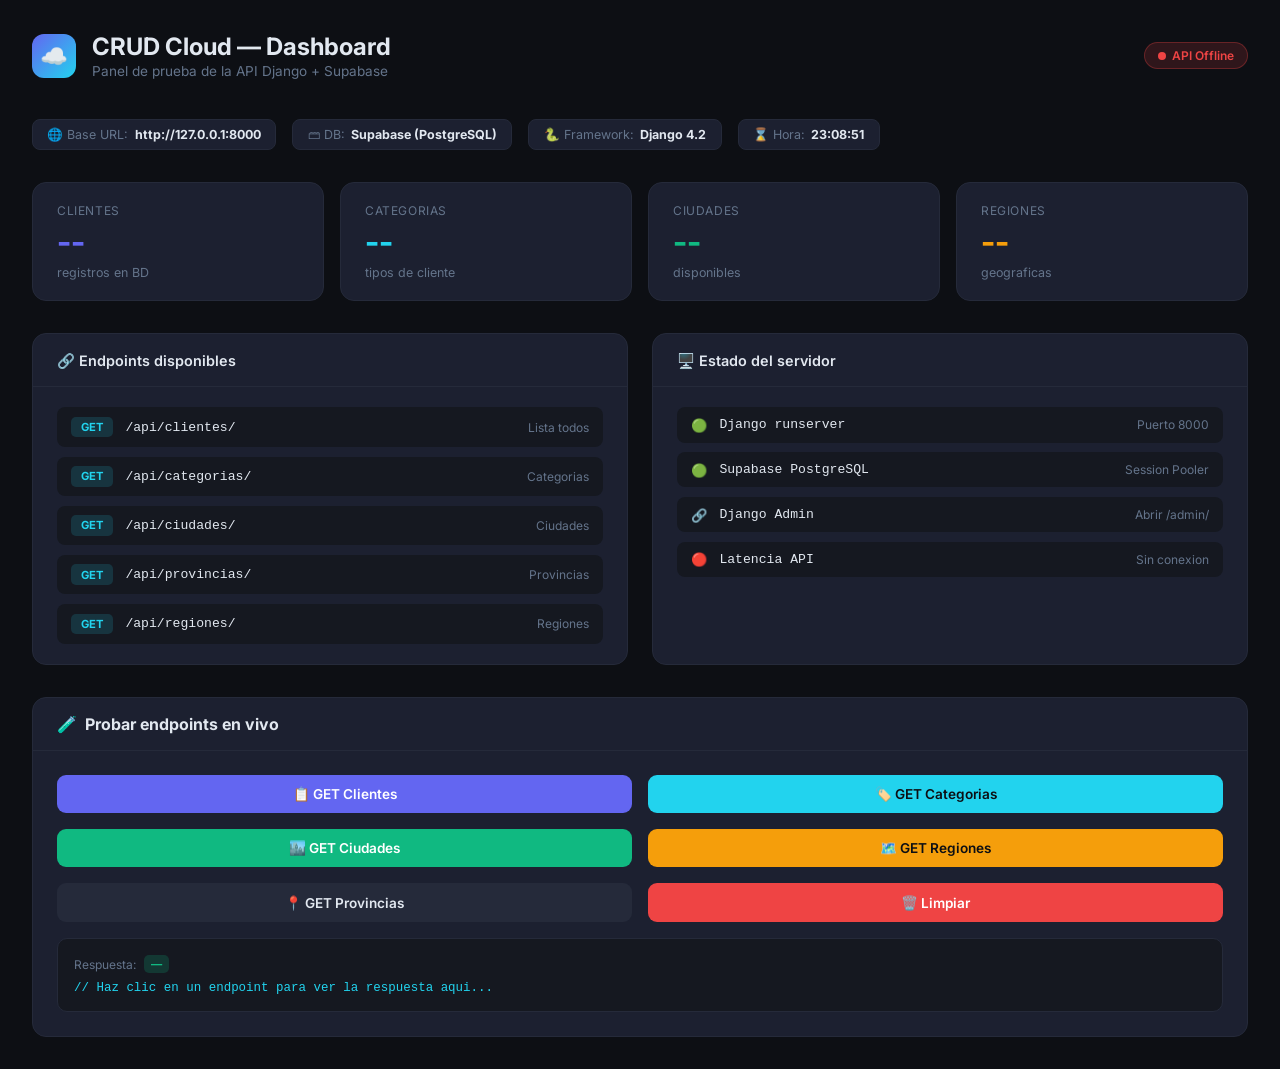
<file: backend/templates/test_dashboard.html>
<!DOCTYPE html>
<html lang="es">
<head>
    <meta charset="UTF-8">
    <meta name="viewport" content="width=device-width, initial-scale=1.0">
    <title>CRUD Cloud — Dashboard de Prueba</title>
    <link href="https://fonts.googleapis.com/css2?family=Inter:wght@300;400;500;600;700&display=swap" rel="stylesheet">
    <style>
        *, *::before, *::after { box-sizing: border-box; margin: 0; padding: 0; }

        :root {
            --bg:        #0d0f14;
            --surface:   #151820;
            --card:      #1c2030;
            --border:    #252a3a;
            --accent:    #6366f1;
            --accent2:   #22d3ee;
            --green:     #10b981;
            --red:        #ef4444;
            --yellow:    #f59e0b;
            --text:      #e2e8f0;
            --muted:     #64748b;
        }

        body {
            font-family: 'Inter', sans-serif;
            background: var(--bg);
            color: var(--text);
            min-height: 100vh;
            padding: 2rem;
        }

        header {
            display: flex;
            align-items: center;
            gap: 1rem;
            margin-bottom: 2.5rem;
        }
        .logo {
            width: 44px; height: 44px;
            background: linear-gradient(135deg, var(--accent), var(--accent2));
            border-radius: 12px;
            display: flex; align-items: center; justify-content: center;
            font-size: 1.4rem;
        }
        header h1 { font-size: 1.5rem; font-weight: 700; }
        header p  { color: var(--muted); font-size: 0.85rem; margin-top: 2px; }

        .badge {
            margin-left: auto;
            padding: 0.3rem 0.8rem;
            border-radius: 999px;
            font-size: 0.75rem;
            font-weight: 600;
            display: flex; align-items: center; gap: 0.4rem;
        }
        .badge.online  { background: rgba(16,185,129,.15); color: var(--green); border: 1px solid rgba(16,185,129,.3); }
        .badge.offline { background: rgba(239, 68, 68,.15); color: var(--red);   border: 1px solid rgba(239,68,68,.3);  }
        .dot { width: 8px; height: 8px; border-radius: 50%; background: currentColor; animation: pulse 1.5s infinite; }
        @keyframes pulse { 0%,100%{opacity:1} 50%{opacity:.4} }

        .stats {
            display: grid;
            grid-template-columns: repeat(auto-fit, minmax(180px, 1fr));
            gap: 1rem;
            margin-bottom: 2rem;
        }
        .stat-card {
            background: var(--card);
            border: 1px solid var(--border);
            border-radius: 14px;
            padding: 1.25rem 1.5rem;
            transition: transform .2s, border-color .2s;
        }
        .stat-card:hover { transform: translateY(-3px); border-color: var(--accent); }
        .stat-label { font-size: 0.75rem; color: var(--muted); text-transform: uppercase; letter-spacing: .05em; }
        .stat-value { font-size: 2rem; font-weight: 700; margin: .25rem 0; }
        .stat-sub   { font-size: 0.78rem; color: var(--muted); }
        .stat-card.accent  .stat-value { color: var(--accent); }
        .stat-card.cyan    .stat-value { color: var(--accent2); }
        .stat-card.green   .stat-value { color: var(--green); }
        .stat-card.yellow  .stat-value { color: var(--yellow); }

        .panels { display: grid; grid-template-columns: 1fr 1fr; gap: 1.5rem; margin-bottom: 2rem; }
        @media (max-width: 768px) { .panels { grid-template-columns: 1fr; } }

        .panel {
            background: var(--card);
            border: 1px solid var(--border);
            border-radius: 14px;
            overflow: hidden;
        }
        .panel-header {
            padding: 1rem 1.5rem;
            border-bottom: 1px solid var(--border);
        }
        .panel-title { font-weight: 600; font-size: 0.9rem; }
        .panel-body  { padding: 1.25rem 1.5rem; }

        .endpoint-list { list-style: none; display: flex; flex-direction: column; gap: .6rem; }
        .endpoint-item {
            display: flex; align-items: center; gap: .75rem;
            padding: .6rem .9rem;
            border-radius: 8px;
            background: var(--surface);
            font-size: .82rem;
            cursor: pointer;
            transition: background .2s;
        }
        .endpoint-item:hover { background: var(--border); }
        .method {
            padding: .2rem .5rem;
            border-radius: 5px;
            font-size: .7rem;
            font-weight: 700;
            min-width: 42px;
            text-align: center;
        }
        .GET    { background: rgba(34,211,238,.15); color: var(--accent2); }
        .POST   { background: rgba(16,185,129,.15);  color: var(--green); }
        .url    { font-family: monospace; color: var(--text); flex: 1; }
        .desc   { color: var(--muted); font-size: .75rem; }

        .test-section { background: var(--card); border: 1px solid var(--border); border-radius: 14px; overflow: hidden; }
        .test-header  { padding: 1rem 1.5rem; border-bottom: 1px solid var(--border); display: flex; align-items: center; gap: .5rem; font-weight: 600; }
        .test-body    { padding: 1.5rem; display: grid; grid-template-columns: 1fr 1fr; gap: 1rem; }
        @media (max-width: 768px) { .test-body { grid-template-columns: 1fr; } }

        .btn {
            padding: .7rem 1.2rem;
            border-radius: 9px;
            border: none;
            font-family: 'Inter', sans-serif;
            font-size: .85rem;
            font-weight: 600;
            cursor: pointer;
            display: flex; align-items: center; gap: .5rem;
            justify-content: center;
            transition: transform .15s, opacity .15s;
        }
        .btn:hover  { transform: translateY(-1px); }
        .btn:active { transform: translateY(0); opacity: .8; }
        .btn-primary { background: var(--accent); color: #fff; }
        .btn-cyan    { background: var(--accent2); color: #0d0f14; }
        .btn-green   { background: var(--green); color: #fff; }
        .btn-yellow  { background: var(--yellow); color: #0d0f14; }
        .btn-red     { background: var(--red); color: #fff; }
        .btn-ghost   { background: var(--border); color: var(--text); }

        .response-box {
            grid-column: 1 / -1;
            background: var(--surface);
            border: 1px solid var(--border);
            border-radius: 10px;
            padding: 1rem;
        }
        .response-label { font-size: .75rem; color: var(--muted); margin-bottom: .5rem; display: flex; align-items: center; gap: .5rem; }
        .response-label span { padding: .15rem .45rem; border-radius: 5px; font-weight: 700; font-size: .7rem; }
        .status-ok  { background: rgba(16,185,129,.2); color: var(--green); }
        .status-err { background: rgba(239,68,68,.2);  color: var(--red); }
        pre {
            font-family: 'Courier New', monospace;
            font-size: .78rem;
            color: var(--accent2);
            white-space: pre-wrap;
            word-break: break-all;
            max-height: 220px;
            overflow-y: auto;
        }

        .info-row { display: flex; gap: 1rem; margin-bottom: 2rem; flex-wrap: wrap; }
        .info-chip {
            display: flex; align-items: center; gap: .4rem;
            background: var(--card);
            border: 1px solid var(--border);
            border-radius: 8px;
            padding: .45rem .9rem;
            font-size: .78rem;
            color: var(--muted);
        }
        .info-chip strong { color: var(--text); }
        .loader { display: inline-block; width: 14px; height: 14px; border: 2px solid var(--border); border-top-color: var(--accent); border-radius: 50%; animation: spin .7s linear infinite; }
        @keyframes spin { to { transform: rotate(360deg); } }
    </style>
</head>
<body>

    <header>
        <div class="logo">&#9729;&#65039;</div>
        <div>
            <h1>CRUD Cloud &mdash; Dashboard</h1>
            <p>Panel de prueba de la API Django + Supabase</p>
        </div>
        <div class="badge online" id="status-badge">
            <span class="dot"></span>
            <span id="status-text">Verificando...</span>
        </div>
    </header>

    <div class="info-row">
        <div class="info-chip">&#127760; Base URL: <strong>http://127.0.0.1:8000</strong></div>
        <div class="info-chip">&#128451; DB: <strong>Supabase (PostgreSQL)</strong></div>
        <div class="info-chip">&#128013; Framework: <strong>Django 4.2</strong></div>
        <div class="info-chip">&#8987; Hora: <strong id="current-time">&mdash;</strong></div>
    </div>

    <div class="stats">
        <div class="stat-card accent">
            <div class="stat-label">Clientes</div>
            <div class="stat-value" id="count-clientes"><div class="loader"></div></div>
            <div class="stat-sub">registros en BD</div>
        </div>
        <div class="stat-card cyan">
            <div class="stat-label">Categorias</div>
            <div class="stat-value" id="count-categorias"><div class="loader"></div></div>
            <div class="stat-sub">tipos de cliente</div>
        </div>
        <div class="stat-card green">
            <div class="stat-label">Ciudades</div>
            <div class="stat-value" id="count-ciudades"><div class="loader"></div></div>
            <div class="stat-sub">disponibles</div>
        </div>
        <div class="stat-card yellow">
            <div class="stat-label">Regiones</div>
            <div class="stat-value" id="count-regiones"><div class="loader"></div></div>
            <div class="stat-sub">geograficas</div>
        </div>
    </div>

    <div class="panels">
        <div class="panel">
            <div class="panel-header">
                <span class="panel-title">&#128279; Endpoints disponibles</span>
            </div>
            <div class="panel-body">
                <ul class="endpoint-list">
                    <li class="endpoint-item" onclick="testEndpoint('/api/clientes/')">
                        <span class="method GET">GET</span>
                        <span class="url">/api/clientes/</span>
                        <span class="desc">Lista todos</span>
                    </li>
                    <li class="endpoint-item" onclick="testEndpoint('/api/categorias/')">
                        <span class="method GET">GET</span>
                        <span class="url">/api/categorias/</span>
                        <span class="desc">Categorias</span>
                    </li>
                    <li class="endpoint-item" onclick="testEndpoint('/api/ciudades/')">
                        <span class="method GET">GET</span>
                        <span class="url">/api/ciudades/</span>
                        <span class="desc">Ciudades</span>
                    </li>
                    <li class="endpoint-item" onclick="testEndpoint('/api/provincias/')">
                        <span class="method GET">GET</span>
                        <span class="url">/api/provincias/</span>
                        <span class="desc">Provincias</span>
                    </li>
                    <li class="endpoint-item" onclick="testEndpoint('/api/regiones/')">
                        <span class="method GET">GET</span>
                        <span class="url">/api/regiones/</span>
                        <span class="desc">Regiones</span>
                    </li>
                </ul>
            </div>
        </div>

        <div class="panel">
            <div class="panel-header">
                <span class="panel-title">&#128421;&#65039; Estado del servidor</span>
            </div>
            <div class="panel-body">
                <ul class="endpoint-list">
                    <li class="endpoint-item">
                        <span>&#128994;</span>
                        <span class="url">Django runserver</span>
                        <span class="desc">Puerto 8000</span>
                    </li>
                    <li class="endpoint-item">
                        <span>&#128994;</span>
                        <span class="url">Supabase PostgreSQL</span>
                        <span class="desc">Session Pooler</span>
                    </li>
                    <li class="endpoint-item" style="cursor:pointer" onclick="window.open('http://127.0.0.1:8000/admin/')">
                        <span>&#128279;</span>
                        <span class="url">Django Admin</span>
                        <span class="desc">Abrir /admin/</span>
                    </li>
                    <li class="endpoint-item" id="ping-item">
                        <span id="ping-icon">&#8987;</span>
                        <span class="url">Latencia API</span>
                        <span class="desc" id="ping-value">Midiendo...</span>
                    </li>
                </ul>
            </div>
        </div>
    </div>

    <div class="test-section">
        <div class="test-header">
            <span>&#129514;</span>
            <strong>Probar endpoints en vivo</strong>
        </div>
        <div class="test-body">
            <button class="btn btn-primary" onclick="testEndpoint('/api/clientes/')">&#128203; GET Clientes</button>
            <button class="btn btn-cyan"    onclick="testEndpoint('/api/categorias/')">&#127991;&#65039; GET Categorias</button>
            <button class="btn btn-green"   onclick="testEndpoint('/api/ciudades/')">&#127961;&#65039; GET Ciudades</button>
            <button class="btn btn-yellow"  onclick="testEndpoint('/api/regiones/')">&#128506;&#65039; GET Regiones</button>
            <button class="btn btn-ghost"   onclick="testEndpoint('/api/provincias/')">&#128205; GET Provincias</button>
            <button class="btn btn-red"     onclick="clearResponse()">&#128465;&#65039; Limpiar</button>

            <div class="response-box">
                <div class="response-label">
                    Respuesta: <span id="resp-status" class="status-ok">&mdash;</span>
                    <span id="resp-time" style="color:var(--muted)"></span>
                </div>
                <pre id="resp-body">// Haz clic en un endpoint para ver la respuesta aqui...</pre>
            </div>
        </div>
    </div>

<script>
    const BASE = 'http://127.0.0.1:8000';

    function updateClock() {
        document.getElementById('current-time').textContent =
            new Date().toLocaleTimeString('es', {hour:'2-digit', minute:'2-digit', second:'2-digit'});
    }
    updateClock();
    setInterval(updateClock, 1000);

    async function testEndpoint(path, method = 'GET') {
        const pre    = document.getElementById('resp-body');
        const status = document.getElementById('resp-status');
        const time   = document.getElementById('resp-time');
        pre.textContent = 'Cargando...';
        const t0 = performance.now();
        try {
            const res  = await fetch(BASE + path, { method, headers: { 'Accept': 'application/json' } });
            const ms   = Math.round(performance.now() - t0);
            const data = await res.json();
            pre.textContent    = JSON.stringify(data, null, 2);
            status.textContent = res.status + ' ' + res.statusText;
            status.className   = res.ok ? 'status-ok' : 'status-err';
            time.textContent   = ' · ' + ms + 'ms';
        } catch (e) {
            const ms = Math.round(performance.now() - t0);
            pre.textContent    = 'Error: ' + e.message + '\n\nAsegurate de que Django este corriendo en ' + BASE;
            status.textContent = 'Error de red';
            status.className   = 'status-err';
            time.textContent   = ' · ' + ms + 'ms';
        }
    }

    function clearResponse() {
        document.getElementById('resp-body').textContent = '// Respuesta limpiada.';
        document.getElementById('resp-status').textContent = '-';
        document.getElementById('resp-time').textContent = '';
    }

    async function loadCount(path, elId) {
        try {
            const res  = await fetch(BASE + path, { headers: { 'Accept': 'application/json' } });
            const data = await res.json();
            // API format: { ok: true, total: N, datos: [...] }
            const count = data.total     !== undefined ? data.total
                        : Array.isArray(data)          ? data.length
                        : data.count                   ? data.count
                        : data.results                 ? data.results.length : '?';
            document.getElementById(elId).textContent = count;
        } catch {
            document.getElementById(elId).textContent = '--';
        }
    }

    async function measurePing() {
        const t0 = performance.now();
        try {
            await fetch(BASE + '/api/clientes/', { headers: { 'Accept': 'application/json' } });
            const ms = Math.round(performance.now() - t0);
            document.getElementById('ping-icon').textContent  = ms < 300 ? '🟢' : ms < 800 ? '🟡' : '🔴';
            document.getElementById('ping-value').textContent = ms + ' ms';
        } catch {
            document.getElementById('ping-icon').textContent  = '🔴';
            document.getElementById('ping-value').textContent = 'Sin conexion';
        }
    }

    async function checkStatus() {
        try {
            await fetch(BASE + '/api/clientes/', { headers: { 'Accept': 'application/json' } });
            document.getElementById('status-badge').className = 'badge online';
            document.getElementById('status-text').textContent = 'API Online';
        } catch {
            document.getElementById('status-badge').className = 'badge offline';
            document.getElementById('status-text').textContent = 'API Offline';
        }
    }

    checkStatus();
    measurePing();
    loadCount('/api/clientes/',   'count-clientes');
    loadCount('/api/categorias/', 'count-categorias');
    loadCount('/api/ciudades/',   'count-ciudades');
    loadCount('/api/regiones/',   'count-regiones');
</script>

</body>
</html>
</file>
